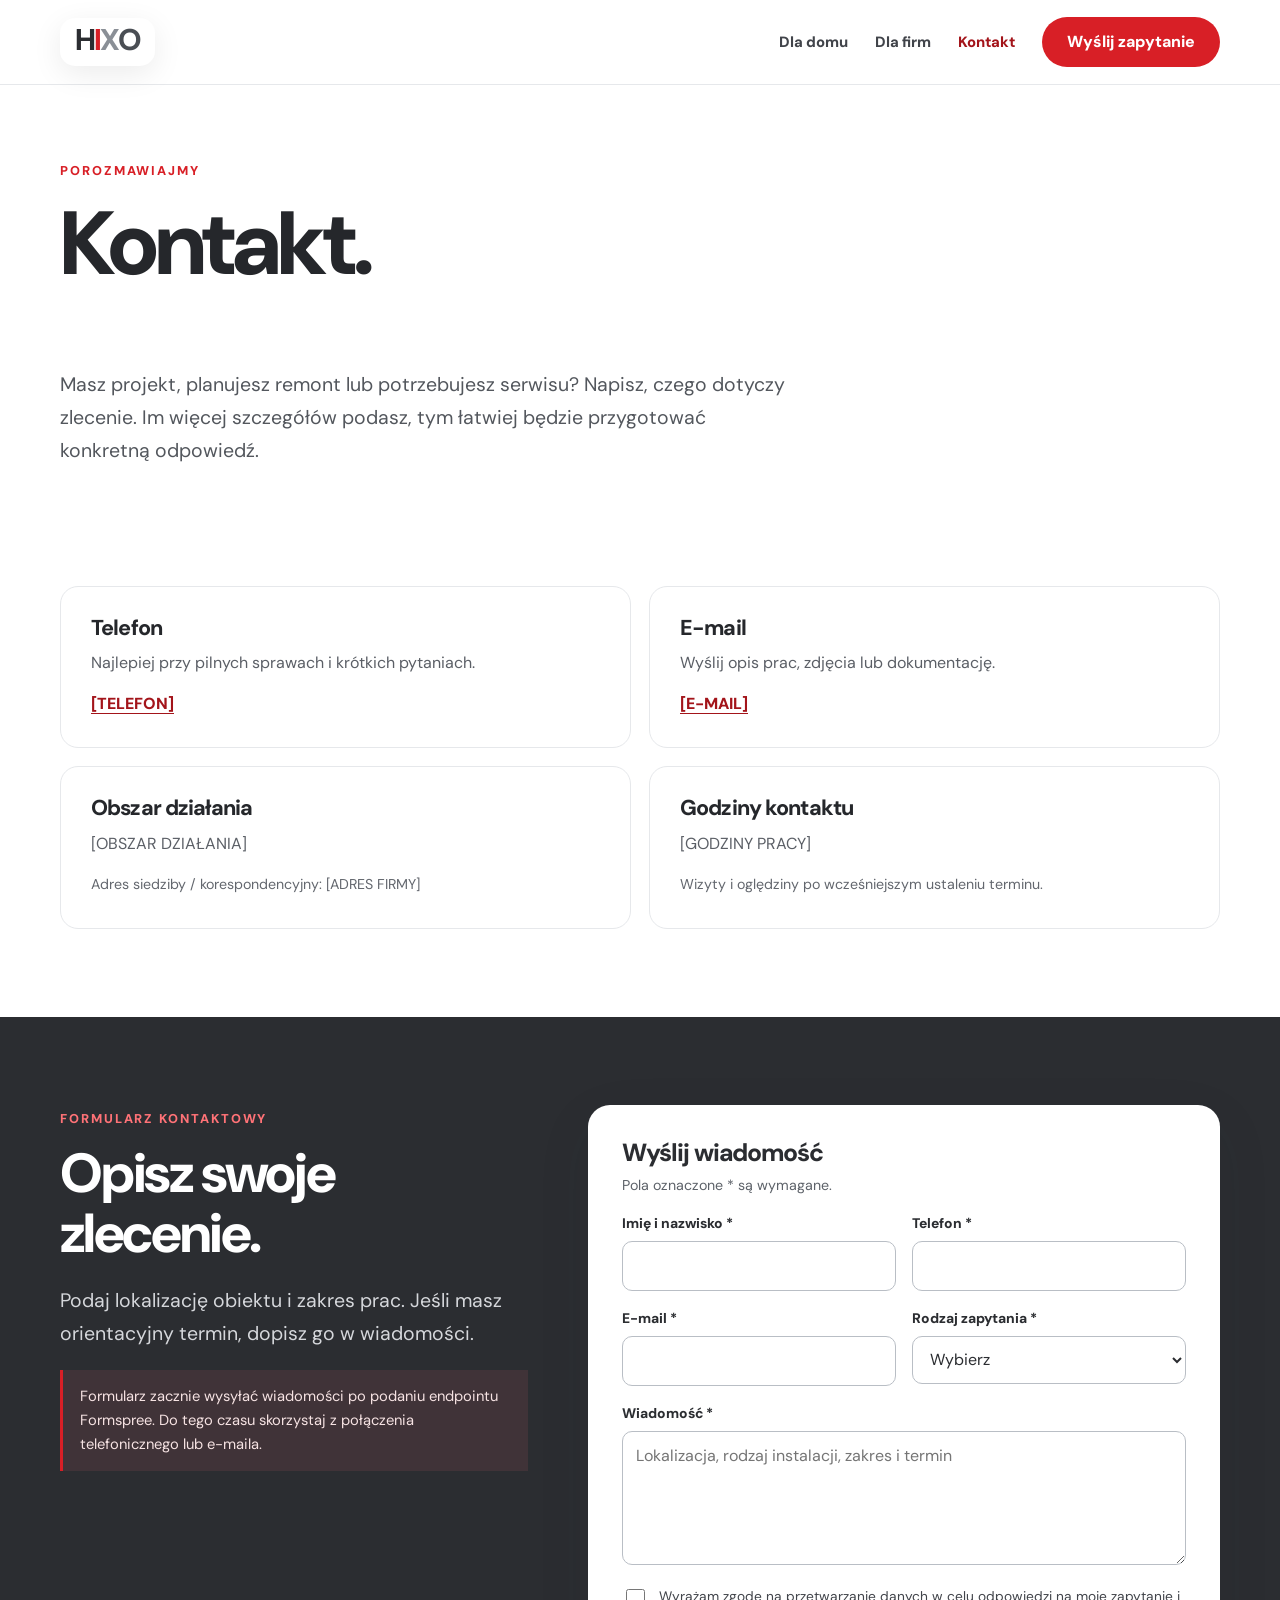
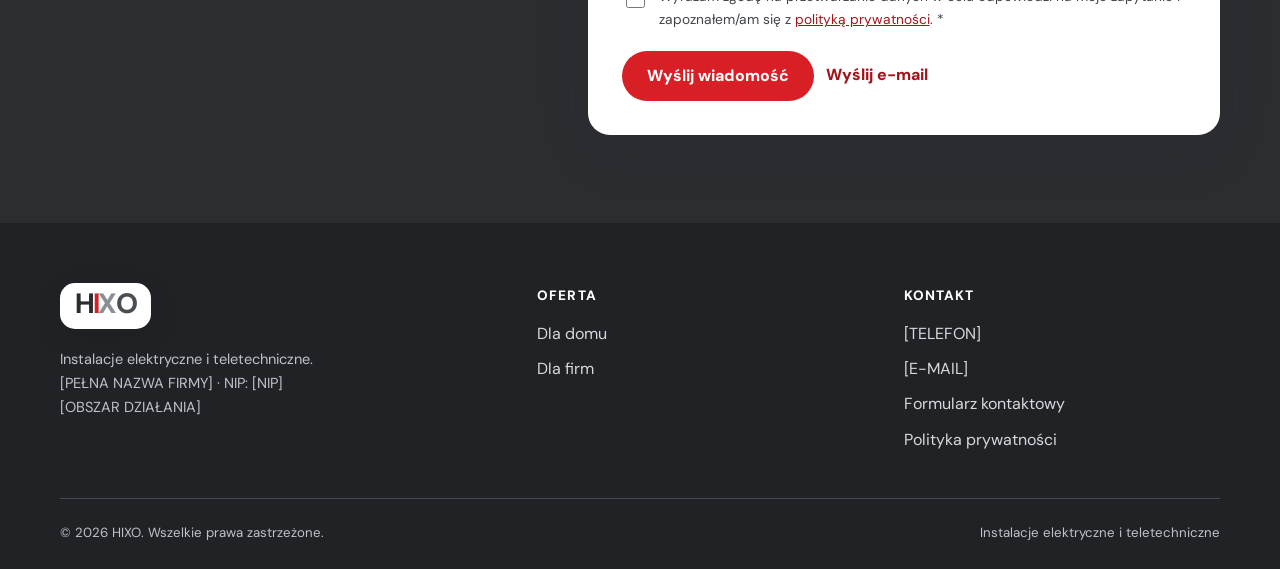
<file: kontakt.html>
<!doctype html>
<html lang="pl">
<head>
  <meta charset="utf-8"><meta name="viewport" content="width=device-width, initial-scale=1"><meta name="theme-color" content="#2B2D31">
  <title>Kontakt i wycena instalacji elektrycznych | hixo.pl</title>
  <meta name="description" content="Skontaktuj się z hixo.pl w sprawie instalacji elektrycznych, sieci LAN, monitoringu, pomiarów i serwisu. Telefon, e-mail i formularz zapytania.">
  <link rel="canonical" href="https://hixo.pl/kontakt.html">
  <meta property="og:type" content="website"><meta property="og:locale" content="pl_PL"><meta property="og:site_name" content="hixo.pl"><meta property="og:title" content="Kontakt | hixo.pl"><meta property="og:description" content="Zapytaj o instalacje dla domu lub firmy."><meta property="og:url" content="https://hixo.pl/kontakt.html"><meta property="og:image" content="https://hixo.pl/img/og-hixo.jpg">
  <link rel="preconnect" href="https://fonts.googleapis.com"><link rel="preconnect" href="https://fonts.gstatic.com" crossorigin><link href="https://fonts.googleapis.com/css2?family=DM+Sans:wght@400;700;800&display=swap" rel="stylesheet"><link rel="stylesheet" href="style.css"><script src="script.js" defer></script>
  <script type="application/ld+json">{"@context":"https://schema.org","@type":["Electrician","LocalBusiness"],"@id":"https://hixo.pl/#firma","name":"hixo.pl","url":"https://hixo.pl/","description":"Kontakt w sprawie instalacji elektrycznych i teletechnicznych."}</script>
</head>
<body>
  <a class="skip-link" href="#main">Przejdź do treści</a>
  <header class="site-header"><div class="container nav-wrap"><a href="index.html" aria-label="HIXO — strona główna" class="brand"><span class="brand__h">H</span><span class="brand__i">I</span><span class="brand__x">X</span><span class="brand__o">O</span></a><button class="nav-toggle" type="button" data-nav-toggle aria-controls="main-nav" aria-expanded="false" aria-label="Otwórz lub zamknij menu"><span></span><span></span><span></span></button><nav class="nav-links" id="main-nav" data-nav-links aria-label="Nawigacja główna"><a href="klient-indywidualny.html">Dla domu</a><a href="klient-biznesowy.html">Dla firm</a><a href="kontakt.html" aria-current="page">Kontakt</a><a class="button" href="#formularz">Wyślij zapytanie</a></nav></div></header>
  <main id="main">
    <section class="page-intro"><div class="container"><p class="eyebrow">Porozmawiajmy</p><h1>Kontakt.</h1><p class="lead">Masz projekt, planujesz remont lub potrzebujesz serwisu? Napisz, czego dotyczy zlecenie. Im więcej szczegółów podasz, tym łatwiej będzie przygotować konkretną odpowiedź.</p></div></section>
    <section class="section"><div class="container"><div class="contact-direct">
      <article class="contact-box"><h3>Telefon</h3><p>Najlepiej przy pilnych sprawach i krótkich pytaniach.</p><a href="tel:[TELEFON]">[TELEFON]</a></article>
      <article class="contact-box"><h3>E-mail</h3><p>Wyślij opis prac, zdjęcia lub dokumentację.</p><a href="mailto:[E-MAIL]">[E-MAIL]</a></article>
      <article class="contact-box"><h3>Obszar działania</h3><p>[OBSZAR DZIAŁANIA]</p><span class="muted small">Adres siedziby / korespondencyjny: [ADRES FIRMY]</span></article>
      <article class="contact-box"><h3>Godziny kontaktu</h3><p>[GODZINY PRACY]</p><span class="muted small">Wizyty i oględziny po wcześniejszym ustaleniu terminu.</span></article>
    </div></div></section>
    <section class="section section--dark" id="formularz"><div class="container contact-layout"><div class="reveal"><p class="eyebrow">Formularz kontaktowy</p><h2>Opisz swoje zlecenie.</h2><p class="lead">Podaj lokalizację obiektu i zakres prac. Jeśli masz orientacyjny termin, dopisz go w wiadomości.</p><p class="note">Formularz zacznie wysyłać wiadomości po podaniu endpointu Formspree. Do tego czasu skorzystaj z połączenia telefonicznego lub e-maila.</p></div>
      <div class="form-card reveal"><h3>Wyślij wiadomość</h3><p class="small">Pola oznaczone * są wymagane.</p>
        <!-- FORMSPREE: zamień TWOJ_ENDPOINT w action na identyfikator z https://formspree.io (np. xabcdefg). -->
        <form action="https://formspree.io/f/TWOJ_ENDPOINT" method="POST" data-contact-form><input type="hidden" name="_subject" value="hixo.pl — wiadomość ze strony kontakt"><div class="form-honeypot" aria-hidden="true"><label>Nie wypełniaj<input name="_gotcha" tabindex="-1" autocomplete="off"></label></div>
          <div class="form-grid"><div class="field"><label for="contact-name">Imię i nazwisko *</label><input id="contact-name" name="imie_nazwisko" autocomplete="name" required maxlength="140"></div><div class="field"><label for="contact-phone">Telefon *</label><input id="contact-phone" name="telefon" type="tel" autocomplete="tel" required maxlength="30"></div><div class="field"><label for="contact-email">E-mail *</label><input id="contact-email" name="email" type="email" autocomplete="email" required></div><div class="field"><label for="contact-type">Rodzaj zapytania *</label><select id="contact-type" name="rodzaj" required><option value="">Wybierz</option><option>Klient indywidualny</option><option>Klient biznesowy</option><option>Pomiary / serwis</option><option>Inne</option></select></div><div class="field field--full"><label for="contact-message">Wiadomość *</label><textarea id="contact-message" name="wiadomosc" placeholder="Lokalizacja, rodzaj instalacji, zakres i termin" required maxlength="4000"></textarea></div></div>
          <label class="check-field"><input type="checkbox" name="zgoda_na_kontakt" value="tak" required><span>Wyrażam zgodę na przetwarzanie danych w celu odpowiedzi na moje zapytanie i zapoznałem/am się z <a href="polityka-prywatnosci.html">polityką prywatności</a>. *</span></label><div class="form-actions"><button class="button" type="submit">Wyślij wiadomość</button><a class="inline-link" href="mailto:[E-MAIL]">Wyślij e-mail</a></div><p class="form-status" data-form-status aria-live="polite"></p>
        </form>
      </div>
    </div></section>
  </main>
  <footer class="site-footer"><div class="container"><div class="footer-grid"><div><a href="index.html" aria-label="HIXO — strona główna" class="brand brand--footer"><span class="brand__h">H</span><span class="brand__i">I</span><span class="brand__x">X</span><span class="brand__o">O</span></a><p>Instalacje elektryczne i teletechniczne.<br>[PEŁNA NAZWA FIRMY] · NIP: [NIP]<br>[OBSZAR DZIAŁANIA]</p></div><div><h3>Oferta</h3><ul><li><a href="klient-indywidualny.html">Dla domu</a></li><li><a href="klient-biznesowy.html">Dla firm</a></li></ul></div><div><h3>Kontakt</h3><ul><li>[TELEFON]</li><li>[E-MAIL]</li><li><a href="kontakt.html">Formularz kontaktowy</a></li><li><a href="polityka-prywatnosci.html">Polityka prywatności</a></li></ul></div></div><div class="footer-bottom"><span>© 2026 HIXO. Wszelkie prawa zastrzeżone.</span><span>Instalacje elektryczne i teletechniczne</span></div></div></footer>
</body>
</html>
</file>
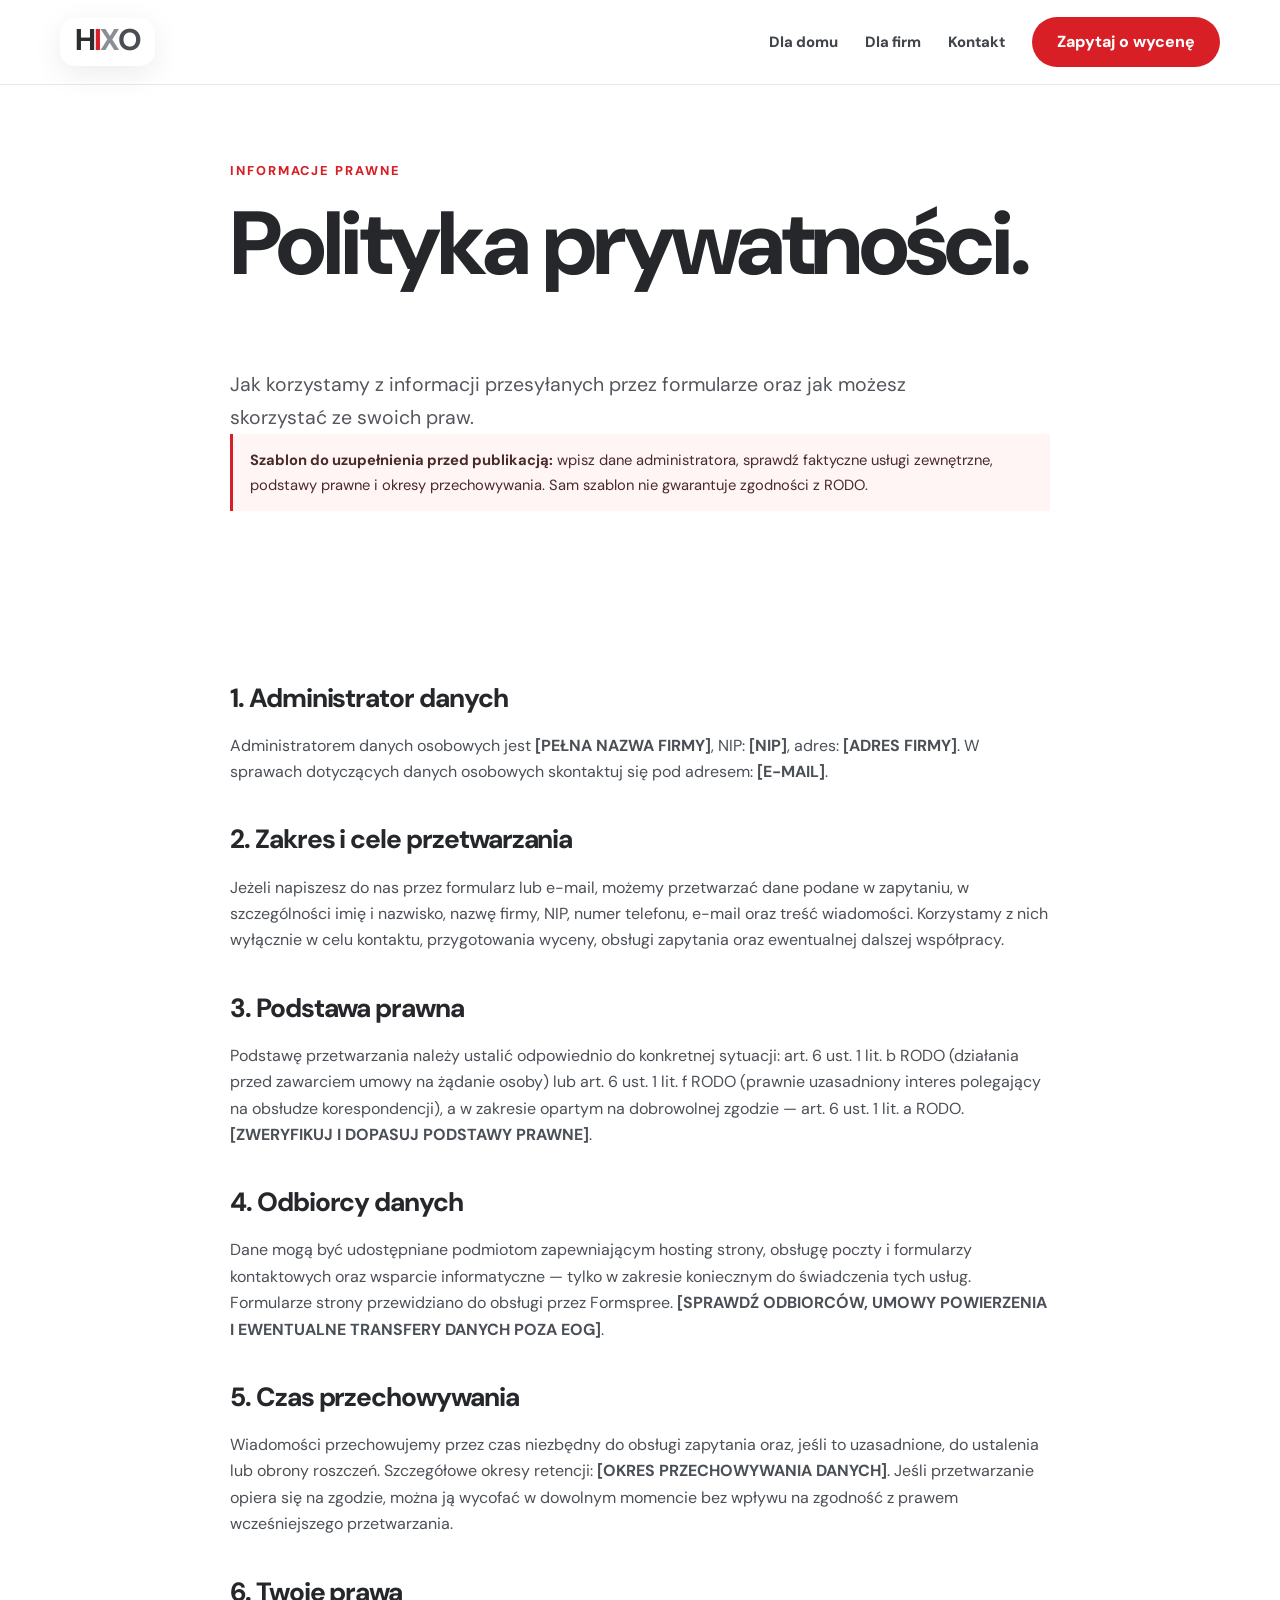
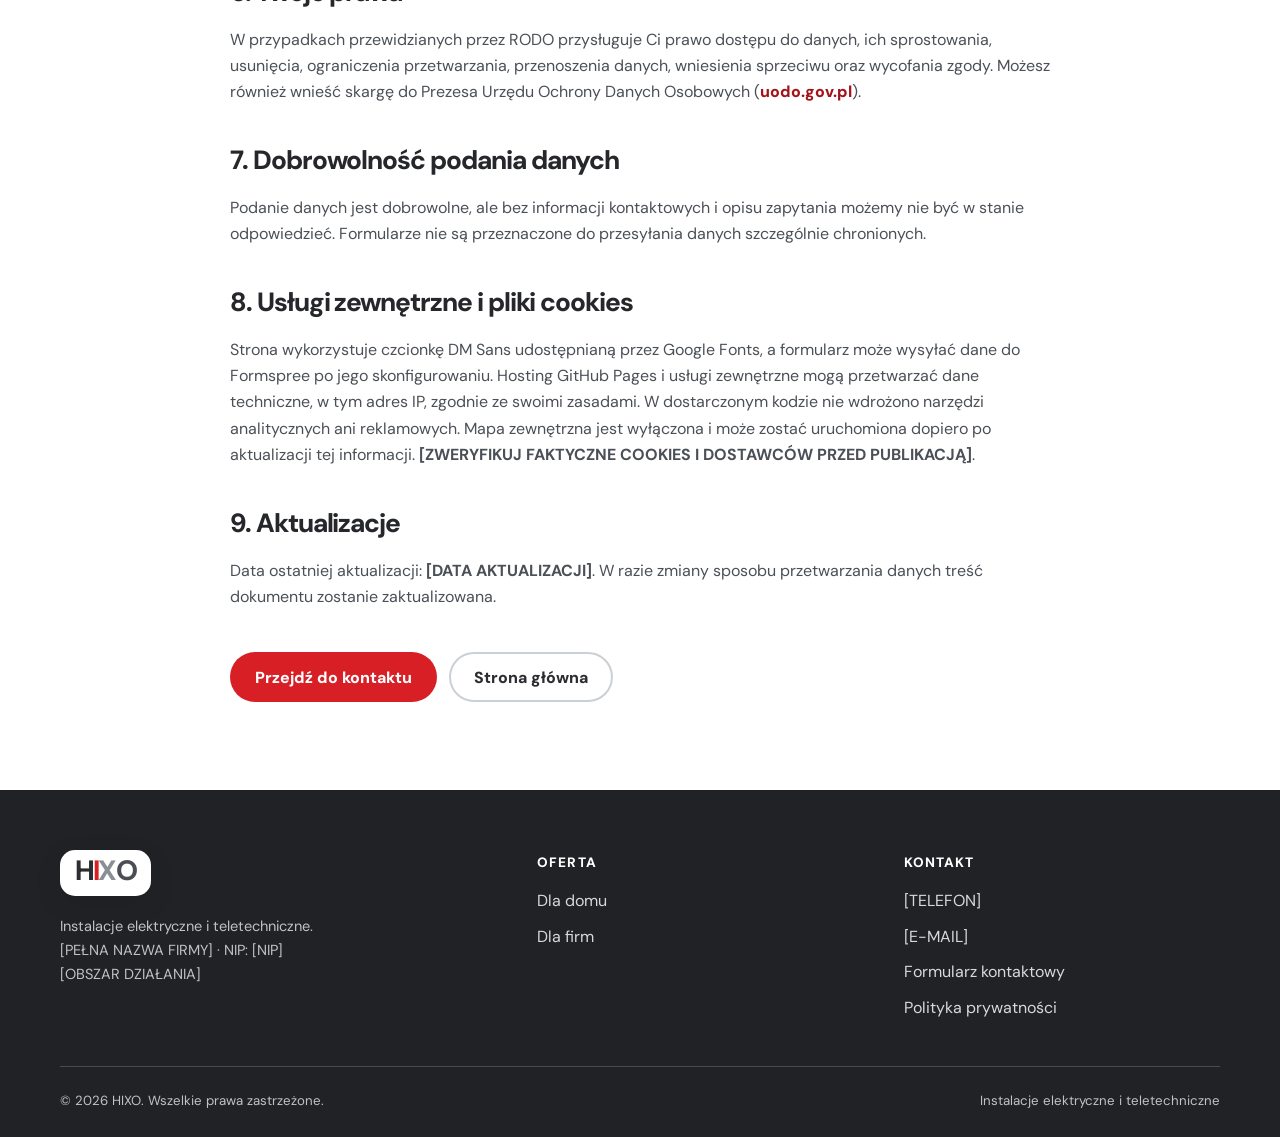
<file: polityka-prywatnosci.html>
<!doctype html>
<html lang="pl">
<head>
  <meta charset="utf-8"><meta name="viewport" content="width=device-width, initial-scale=1"><meta name="theme-color" content="#2B2D31">
  <title>Polityka prywatności i ochrona danych | hixo.pl</title>
  <meta name="description" content="Informacje o przetwarzaniu danych osobowych w formularzach kontaktowych hixo.pl, prawach użytkowników oraz sposobach kontaktu z administratorem.">
  <link rel="canonical" href="https://hixo.pl/polityka-prywatnosci.html">
  <meta property="og:type" content="website"><meta property="og:locale" content="pl_PL"><meta property="og:site_name" content="hixo.pl"><meta property="og:title" content="Polityka prywatności | hixo.pl"><meta property="og:description" content="Informacje o ochronie danych przesyłanych do hixo.pl."><meta property="og:url" content="https://hixo.pl/polityka-prywatnosci.html"><meta property="og:image" content="https://hixo.pl/img/og-hixo.jpg">
  <link rel="preconnect" href="https://fonts.googleapis.com"><link rel="preconnect" href="https://fonts.gstatic.com" crossorigin><link href="https://fonts.googleapis.com/css2?family=DM+Sans:wght@400;700;800&display=swap" rel="stylesheet"><link rel="stylesheet" href="style.css"><script src="script.js" defer></script>
  <script type="application/ld+json">{"@context":"https://schema.org","@type":["Electrician","LocalBusiness"],"@id":"https://hixo.pl/#firma","name":"hixo.pl","url":"https://hixo.pl/"}</script>
</head>
<body>
  <a class="skip-link" href="#main">Przejdź do treści</a>
  <header class="site-header"><div class="container nav-wrap"><a href="index.html" aria-label="HIXO — strona główna" class="brand"><span class="brand__h">H</span><span class="brand__i">I</span><span class="brand__x">X</span><span class="brand__o">O</span></a><button class="nav-toggle" type="button" data-nav-toggle aria-controls="main-nav" aria-expanded="false" aria-label="Otwórz lub zamknij menu"><span></span><span></span><span></span></button><nav class="nav-links" id="main-nav" data-nav-links aria-label="Nawigacja główna"><a href="klient-indywidualny.html">Dla domu</a><a href="klient-biznesowy.html">Dla firm</a><a href="kontakt.html">Kontakt</a><a class="button" href="kontakt.html">Zapytaj o wycenę</a></nav></div></header>
  <main id="main"><section class="page-intro"><div class="container narrow"><p class="eyebrow">Informacje prawne</p><h1>Polityka prywatności.</h1><p class="lead">Jak korzystamy z informacji przesyłanych przez formularze oraz jak możesz skorzystać ze swoich praw.</p><p class="note"><strong>Szablon do uzupełnienia przed publikacją:</strong> wpisz dane administratora, sprawdź faktyczne usługi zewnętrzne, podstawy prawne i okresy przechowywania. Sam szablon nie gwarantuje zgodności z RODO.</p></div></section>
    <section class="section legal"><div class="container narrow">
      <h2>1. Administrator danych</h2>
      <p>Administratorem danych osobowych jest <strong>[PEŁNA NAZWA FIRMY]</strong>, NIP: <strong>[NIP]</strong>, adres: <strong>[ADRES FIRMY]</strong>. W sprawach dotyczących danych osobowych skontaktuj się pod adresem: <strong>[E-MAIL]</strong>.</p>
      <h2>2. Zakres i cele przetwarzania</h2>
      <p>Jeżeli napiszesz do nas przez formularz lub e-mail, możemy przetwarzać dane podane w zapytaniu, w szczególności imię i nazwisko, nazwę firmy, NIP, numer telefonu, e-mail oraz treść wiadomości. Korzystamy z nich wyłącznie w celu kontaktu, przygotowania wyceny, obsługi zapytania oraz ewentualnej dalszej współpracy.</p>
      <h2>3. Podstawa prawna</h2>
      <p>Podstawę przetwarzania należy ustalić odpowiednio do konkretnej sytuacji: art. 6 ust. 1 lit. b RODO (działania przed zawarciem umowy na żądanie osoby) lub art. 6 ust. 1 lit. f RODO (prawnie uzasadniony interes polegający na obsłudze korespondencji), a w zakresie opartym na dobrowolnej zgodzie — art. 6 ust. 1 lit. a RODO. <strong>[ZWERYFIKUJ I DOPASUJ PODSTAWY PRAWNE]</strong>.</p>
      <h2>4. Odbiorcy danych</h2>
      <p>Dane mogą być udostępniane podmiotom zapewniającym hosting strony, obsługę poczty i formularzy kontaktowych oraz wsparcie informatyczne — tylko w zakresie koniecznym do świadczenia tych usług. Formularze strony przewidziano do obsługi przez Formspree. <strong>[SPRAWDŹ ODBIORCÓW, UMOWY POWIERZENIA I EWENTUALNE TRANSFERY DANYCH POZA EOG]</strong>.</p>
      <h2>5. Czas przechowywania</h2>
      <p>Wiadomości przechowujemy przez czas niezbędny do obsługi zapytania oraz, jeśli to uzasadnione, do ustalenia lub obrony roszczeń. Szczegółowe okresy retencji: <strong>[OKRES PRZECHOWYWANIA DANYCH]</strong>. Jeśli przetwarzanie opiera się na zgodzie, można ją wycofać w dowolnym momencie bez wpływu na zgodność z prawem wcześniejszego przetwarzania.</p>
      <h2>6. Twoje prawa</h2>
      <p>W przypadkach przewidzianych przez RODO przysługuje Ci prawo dostępu do danych, ich sprostowania, usunięcia, ograniczenia przetwarzania, przenoszenia danych, wniesienia sprzeciwu oraz wycofania zgody. Możesz również wnieść skargę do Prezesa Urzędu Ochrony Danych Osobowych (<a class="inline-link" href="https://uodo.gov.pl/" rel="noopener noreferrer">uodo.gov.pl</a>).</p>
      <h2>7. Dobrowolność podania danych</h2>
      <p>Podanie danych jest dobrowolne, ale bez informacji kontaktowych i opisu zapytania możemy nie być w stanie odpowiedzieć. Formularze nie są przeznaczone do przesyłania danych szczególnie chronionych.</p>
      <h2>8. Usługi zewnętrzne i pliki cookies</h2>
      <p>Strona wykorzystuje czcionkę DM Sans udostępnianą przez Google Fonts, a formularz może wysyłać dane do Formspree po jego skonfigurowaniu. Hosting GitHub Pages i usługi zewnętrzne mogą przetwarzać dane techniczne, w tym adres IP, zgodnie ze swoimi zasadami. W dostarczonym kodzie nie wdrożono narzędzi analitycznych ani reklamowych. Mapa zewnętrzna jest wyłączona i może zostać uruchomiona dopiero po aktualizacji tej informacji. <strong>[ZWERYFIKUJ FAKTYCZNE COOKIES I DOSTAWCÓW PRZED PUBLIKACJĄ]</strong>.</p>
      <h2>9. Aktualizacje</h2>
      <p>Data ostatniej aktualizacji: <strong>[DATA AKTUALIZACJI]</strong>. W razie zmiany sposobu przetwarzania danych treść dokumentu zostanie zaktualizowana.</p>
      <div class="button-row" style="margin-top:42px"><a class="button" href="kontakt.html">Przejdź do kontaktu</a><a class="button button--ghost" href="index.html">Strona główna</a></div>
    </div></section>
  </main>
  <footer class="site-footer"><div class="container"><div class="footer-grid"><div><a href="index.html" aria-label="HIXO — strona główna" class="brand brand--footer"><span class="brand__h">H</span><span class="brand__i">I</span><span class="brand__x">X</span><span class="brand__o">O</span></a><p>Instalacje elektryczne i teletechniczne.<br>[PEŁNA NAZWA FIRMY] · NIP: [NIP]<br>[OBSZAR DZIAŁANIA]</p></div><div><h3>Oferta</h3><ul><li><a href="klient-indywidualny.html">Dla domu</a></li><li><a href="klient-biznesowy.html">Dla firm</a></li></ul></div><div><h3>Kontakt</h3><ul><li>[TELEFON]</li><li>[E-MAIL]</li><li><a href="kontakt.html">Formularz kontaktowy</a></li><li><a href="polityka-prywatnosci.html">Polityka prywatności</a></li></ul></div></div><div class="footer-bottom"><span>© 2026 HIXO. Wszelkie prawa zastrzeżone.</span><span>Instalacje elektryczne i teletechniczne</span></div></div></footer>
</body>
</html>
</file>
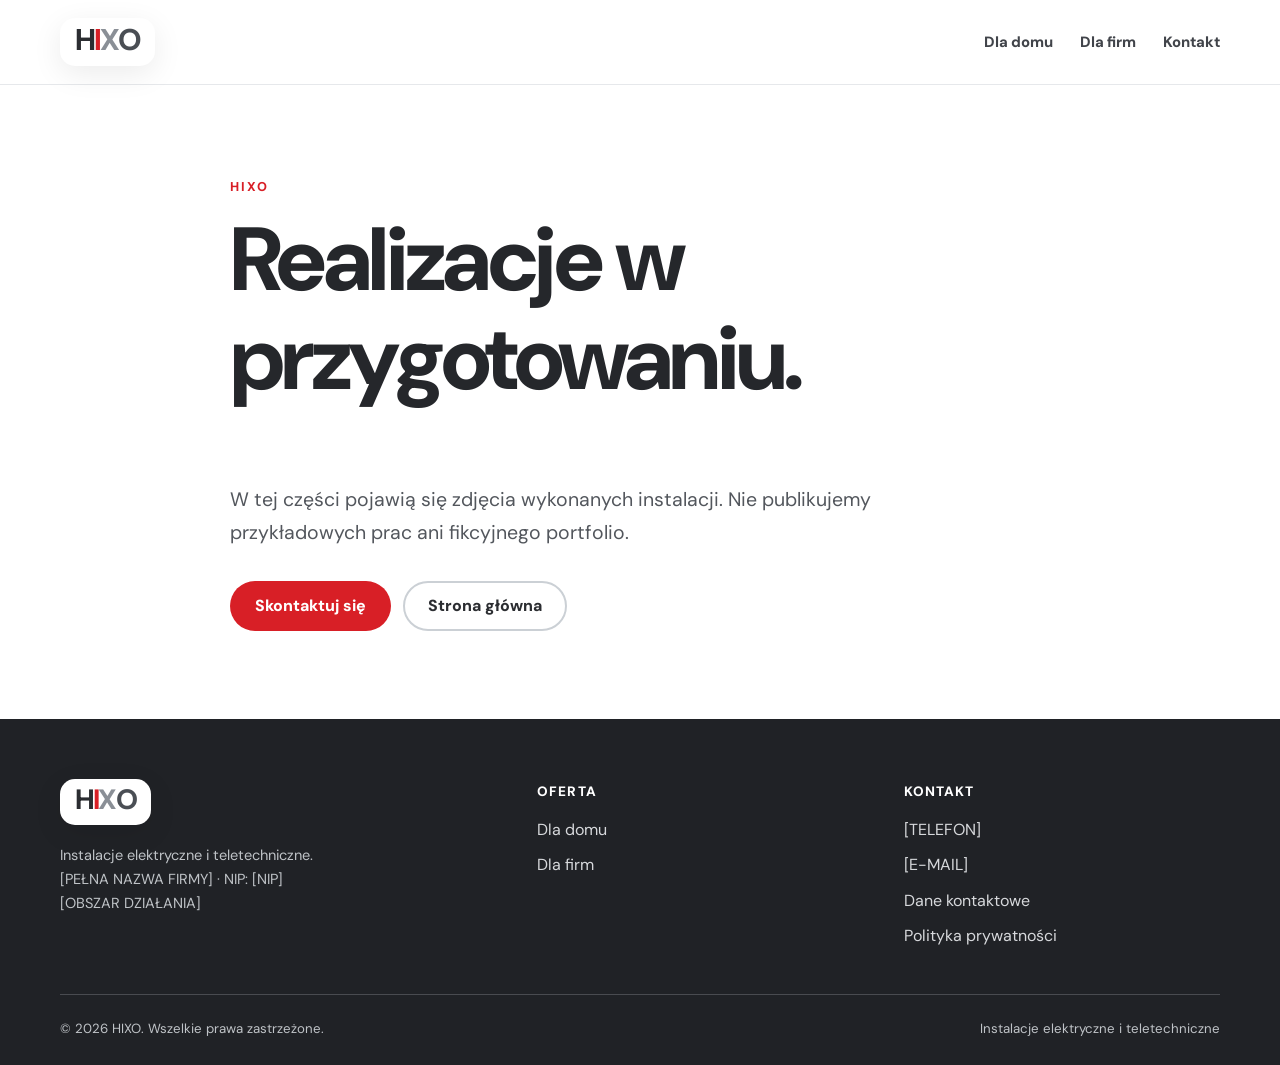
<file: realizacje.html>
<!doctype html>
<html lang="pl">
<head>
  <meta charset="utf-8"><meta name="viewport" content="width=device-width, initial-scale=1"><meta name="theme-color" content="#2B2D31">
  <title>Realizacje — HIXO</title>
  <meta name="description" content="Realizacje HIXO — instalacje elektryczne i teletechniczne. Portfolio w przygotowaniu.">
  <meta name="robots" content="noindex,follow">
  <link rel="canonical" href="https://hixo.pl/realizacje.html">
  <meta property="og:type" content="website"><meta property="og:locale" content="pl_PL"><meta property="og:site_name" content="HIXO"><meta property="og:title" content="Realizacje | HIXO"><meta property="og:description" content="Portfolio instalacji HIXO w przygotowaniu."><meta property="og:url" content="https://hixo.pl/realizacje.html"><meta property="og:image" content="https://hixo.pl/img/og-hixo.jpg">
  <link rel="preconnect" href="https://fonts.googleapis.com"><link rel="preconnect" href="https://fonts.gstatic.com" crossorigin><link href="https://fonts.googleapis.com/css2?family=DM+Sans:wght@400;700;800&display=swap" rel="stylesheet"><link rel="stylesheet" href="style.css"><script src="script.js" defer></script>
  <script type="application/ld+json">{"@context":"https://schema.org","@type":["Electrician","LocalBusiness"],"@id":"https://hixo.pl/#firma","name":"HIXO","url":"https://hixo.pl/"}</script>
</head>
<body>
  <a class="skip-link" href="#main">Przejdź do treści</a>
  <header class="site-header"><div class="container nav-wrap"><a class="brand" href="index.html" aria-label="HIXO — strona główna"><span class="brand__h">H</span><span class="brand__i">I</span><span class="brand__x">X</span><span class="brand__o">O</span></a><button class="nav-toggle" type="button" data-nav-toggle aria-controls="main-nav" aria-expanded="false" aria-label="Otwórz lub zamknij menu"><span></span><span></span><span></span></button><nav class="nav-links" id="main-nav" data-nav-links aria-label="Nawigacja główna"><a href="klient-indywidualny.html">Dla domu</a><a href="klient-biznesowy.html">Dla firm</a><a href="kontakt.html">Kontakt</a></nav></div></header>
  <main id="main"><section class="section"><div class="container narrow"><p class="eyebrow">HIXO</p><h1>Realizacje w przygotowaniu.</h1><p class="lead">W tej części pojawią się zdjęcia wykonanych instalacji. Nie publikujemy przykładowych prac ani fikcyjnego portfolio.</p><div class="button-row" style="margin-top:32px"><a class="button" href="kontakt.html">Skontaktuj się</a><a class="button button--ghost" href="index.html">Strona główna</a></div></div></section></main>
  <footer class="site-footer"><div class="container"><div class="footer-grid"><div><a class="brand brand--footer" href="index.html" aria-label="HIXO — strona główna"><span class="brand__h">H</span><span class="brand__i">I</span><span class="brand__x">X</span><span class="brand__o">O</span></a><p>Instalacje elektryczne i teletechniczne.<br>[PEŁNA NAZWA FIRMY] · NIP: [NIP]<br>[OBSZAR DZIAŁANIA]</p></div><div><h3>Oferta</h3><ul><li><a href="klient-indywidualny.html">Dla domu</a></li><li><a href="klient-biznesowy.html">Dla firm</a></li></ul></div><div><h3>Kontakt</h3><ul><li>[TELEFON]</li><li>[E-MAIL]</li><li><a href="kontakt.html">Dane kontaktowe</a></li><li><a href="polityka-prywatnosci.html">Polityka prywatności</a></li></ul></div></div><div class="footer-bottom"><span>© 2026 HIXO. Wszelkie prawa zastrzeżone.</span><span>Instalacje elektryczne i teletechniczne</span></div></div></footer>
</body>
</html>
</file>
<file: style.css>
/* hixo.pl — wspólny arkusz stylów. Bez frameworków i procesu budowania. */
:root{--red:#D81F26;--red-dark:#A3141A;--graphite:#2B2D31;--ink:#25272b;--gray:#8A8F96;--line:#E6E8EB;--white:#FFFFFF;--cloud:#F5F6F7;--radius:22px;--shadow:0 18px 55px rgba(43,45,49,.08);--content:1160px}
*,*::before,*::after{box-sizing:border-box}
html{scroll-behavior:smooth;scroll-padding-top:92px}
body{margin:0;background:var(--white);color:var(--ink);font-family:'DM Sans',Arial,sans-serif;font-size:16px;line-height:1.65;-webkit-font-smoothing:antialiased}
img{display:block;max-width:100%}
a{color:inherit;text-decoration:none}
button,input,textarea,select{font:inherit}
button{cursor:pointer}
:focus-visible{outline:3px solid var(--red);outline-offset:5px}
.skip-link{position:absolute;z-index:1000;top:-70px;left:16px;background:var(--white);color:var(--graphite);padding:10px 16px;border-radius:10px;font-weight:700}
.skip-link:focus{top:12px}
.sr-only{position:absolute!important;width:1px;height:1px;padding:0;margin:-1px;overflow:hidden;clip:rect(0,0,0,0);white-space:nowrap;border:0}
.container{width:min(var(--content),calc(100% - 40px));margin-inline:auto}
.narrow{max-width:820px}
.section{padding:88px 0}
.section--soft{background:var(--cloud)}
.section--dark{background:var(--graphite);color:var(--white)}
.eyebrow{display:inline-block;margin:0 0 14px;color:var(--red);font-size:.8rem;font-weight:800;letter-spacing:.15em;text-transform:uppercase}
.section--dark .eyebrow,.hero .eyebrow{color:#FF7277}
h1,h2,h3,p{margin-top:0}
h1,h2,h3{line-height:1.1;letter-spacing:-.04em}
h1{font-size:clamp(2.8rem,7vw,5.65rem);font-weight:800}
h2{font-size:clamp(2rem,4.3vw,3.55rem);font-weight:800;margin-bottom:20px}
h3{font-size:1.35rem;font-weight:800;margin-bottom:12px}
.lead{font-size:clamp(1.06rem,1.6vw,1.22rem);line-height:1.7;max-width:730px;color:#53575d}
.section--dark .lead{color:#d5d7db}
.section-head{display:flex;justify-content:space-between;align-items:end;gap:30px;margin-bottom:36px}
.section-head>div{max-width:730px}
.section-head p:last-child{margin-bottom:0}
.muted{color:#63676e}
.small{font-size:.89rem}
.note{padding:14px 17px;border-left:3px solid var(--red);background:#fff5f5;color:#4a292a;font-size:.92rem}
.section--dark .note{background:#403338;color:#f6e3e3}
.button{display:inline-flex;align-items:center;justify-content:center;gap:10px;min-height:50px;padding:12px 23px;border:2px solid transparent;border-radius:999px;background:var(--red);color:var(--white);font-weight:800;line-height:1.2;white-space:nowrap;transition:background .2s ease,transform .2s ease,border-color .2s ease}
.button:hover{background:var(--red-dark);transform:translateY(-2px)}
.button--outline{border-color:var(--white);background:transparent;color:var(--white)}
.button--outline:hover{background:var(--white);color:var(--graphite)}
.button--ghost{border-color:#cbd0d5;background:transparent;color:var(--graphite)}
.button--ghost:hover{background:var(--graphite);color:var(--white);border-color:var(--graphite)}
.button--light{background:var(--white);color:var(--graphite)}
.button--light:hover{background:var(--line)}
.button svg,.inline-link svg,.contact-item svg{width:18px;height:18px;fill:none;stroke:currentColor;stroke-width:1.9;stroke-linecap:round;stroke-linejoin:round;flex:none}
.button-row{display:flex;flex-wrap:wrap;gap:12px}
.inline-link{display:inline-flex;align-items:center;gap:8px;color:var(--red-dark);font-weight:800;text-underline-offset:4px}
.inline-link:hover{text-decoration:underline}

/* Słowny znak firmowy — wspólny dla wszystkich miejsc. */
.brand{display:inline-flex;align-items:center;justify-content:center;gap:0;padding:7px 15px 11px;border-radius:15px;background:#fff;box-shadow:0 8px 30px rgba(0,0,0,.08);font-size:30px;font-weight:800;line-height:1;letter-spacing:-.065em;white-space:nowrap}
.brand__h,.brand__dot{color:#2B2D31}.brand__i{color:#D81F26}.brand__x{color:#8A8F96}.brand__o{color:#4A4E54}.brand__p{color:#E8484E}.brand__l{color:#A3141A}
.brand--large{font-size:48px;padding:10px 21px 17px;border-radius:18px}
.brand--footer{font-size:28px}

/* Nagłówek podstron. */
.site-header{position:sticky;top:0;z-index:80;background:rgba(255,255,255,.97);border-bottom:1px solid var(--line);backdrop-filter:blur(12px)}
.nav-wrap{display:flex;align-items:center;justify-content:space-between;gap:22px;min-height:84px}
.nav-links{display:flex;align-items:center;gap:27px}
.nav-links a:not(.button){font-size:.93rem;font-weight:800;color:#41444a;transition:color .2s}
.nav-links a:not(.button):hover,.nav-links a[aria-current=page]{color:var(--red-dark)}
.nav-toggle{display:none;align-items:center;justify-content:center;flex-direction:column;gap:5px;width:46px;height:46px;border:1px solid #cdd1d7;border-radius:12px;background:#fff;color:var(--graphite)}
.nav-toggle span{width:21px;height:2px;background:currentColor}

/* Strona wyboru. Zdjęcia: img/indywidualny.jpg i img/biznes.jpg. */
.choice-page{background:var(--graphite)}
.chooser{position:relative;min-height:100svh;isolation:isolate;overflow:hidden;background:var(--graphite)}
.choice-panel{position:absolute;inset:0;width:100%;display:flex;align-items:center;color:#fff;overflow:hidden;isolation:isolate;transition:filter .25s}
.choice-panel--home{clip-path:polygon(0 0,61% 0,39% 100%,0 100%)}
.choice-panel--business{clip-path:polygon(61% 0,100% 0,100% 100%,39% 100%)}
.choice-panel__image{position:absolute;inset:-14px;width:calc(100% + 28px);height:calc(100% + 28px);object-fit:cover;filter:grayscale(1) blur(6px);transform:scale(1.03);z-index:-2;transition:filter .55s,transform .65s}
.choice-panel__shade{position:absolute;inset:0;z-index:-1;background:rgba(20,21,23,.65);transition:background .45s ease}
.choice-panel:hover .choice-panel__image,.choice-panel:focus-visible .choice-panel__image{filter:grayscale(1) blur(12px);transform:scale(1.10)}
.choice-panel:hover .choice-panel__shade,.choice-panel:focus-visible .choice-panel__shade{background:rgba(20,21,23,.77)}
.choice-panel--business .choice-panel__shade{background:rgba(20,21,23,.67)}
.choice-panel .eyebrow{color:#FF7277}
.choice-panel__content{width:min(44%,610px);margin-left:clamp(24px,6.3vw,110px);padding-top:35px;transition:transform .45s ease}
.choice-panel:hover .choice-panel__content,.choice-panel:focus-visible .choice-panel__content{transform:translateY(-8px)}
.choice-panel:focus-visible .choice-panel__content{outline:3px solid var(--white);outline-offset:10px;border-radius:6px}
.choice-panel--business .choice-panel__content{margin-left:auto;margin-right:clamp(24px,6.3vw,110px);text-align:right}
.choice-panel .choice-title{font-size:clamp(2.45rem,4.8vw,5.4rem);margin-bottom:18px;max-width:620px;font-weight:800;line-height:1.1;letter-spacing:-.04em}
.choice-panel p:not(.eyebrow){font-size:clamp(1rem,1.35vw,1.18rem);max-width:450px;margin-bottom:0;color:#f3f4f5}
.choice-panel--business p:not(.eyebrow){margin-left:auto}
.chooser::after{content:"";position:absolute;inset:0;z-index:3;pointer-events:none;background:var(--red);clip-path:polygon(calc(61% - 2.5px) 0,calc(61% + 2.5px) 0,calc(39% + 2.5px) 100%,calc(39% - 2.5px) 100%)}
.choice-logo{position:absolute;top:24px;left:50%;transform:translateX(-50%);z-index:5}
.choice-contact{position:absolute;bottom:24px;left:50%;z-index:5;transform:translateX(-50%);display:flex;flex-wrap:wrap;align-items:center;justify-content:center;gap:10px 24px;width:calc(100% - 30px);color:#fff;font-size:.82rem;font-weight:700}
.choice-contact a{text-decoration:underline;text-underline-offset:4px}
.choice-contact span{opacity:.92}
.choice-footer{padding:22px 0;background:var(--graphite);border-top:1px solid #484b50;color:#dadddf;text-align:center;font-size:.87rem}
.choice-footer a{text-decoration:underline;text-underline-offset:3px}

/* Bohater podstron. */
.hero{position:relative;overflow:hidden;min-height:550px;display:flex;align-items:center;background:#33363b;color:#fff;isolation:isolate}
.hero__image{position:absolute;inset:-12px;width:calc(100% + 24px);height:calc(100% + 24px);object-fit:cover;filter:grayscale(1) blur(6px);z-index:-2}
.hero::before{content:"";position:absolute;inset:0;background:linear-gradient(90deg,rgba(20,21,23,.9),rgba(20,21,23,.61));z-index:-1}
.hero__inner{padding:94px 0}
.hero h1{max-width:870px;margin-bottom:24px}
.hero .lead{color:#f2f2f3;max-width:690px;margin-bottom:30px}
.hero__rule{height:5px;width:76px;background:var(--red);margin-bottom:25px}
.page-intro{padding:72px 0 30px}
.page-intro .lead{margin-bottom:0}

/* Powtarzalne sekcje. */
.service-grid{display:grid;grid-template-columns:repeat(3,minmax(0,1fr));gap:13px}
.service-card{position:relative;min-height:155px;padding:26px 25px;border:1px solid var(--line);border-radius:18px;background:#fff;display:flex;flex-direction:column;justify-content:space-between;gap:24px;transition:border-color .2s,transform .2s,box-shadow .2s}
.service-card:hover{border-color:#d8b6b8;transform:translateY(-3px);box-shadow:var(--shadow)}
.service-card::before{content:"";display:block;width:35px;height:4px;background:var(--red);border-radius:3px}
.service-card h3{margin:0;font-size:1.17rem}
.steps{counter-reset:step;display:grid;grid-template-columns:repeat(3,minmax(0,1fr));gap:18px;list-style:none;padding:0;margin:0}
.steps li{counter-increment:step;padding:25px;border-top:2px solid var(--line);background:#fff;min-height:185px}
.steps li::before{content:counter(step,decimal-leading-zero);display:block;margin-bottom:19px;font-size:.9rem;font-weight:800;color:var(--red-dark)}
.steps h3{font-size:1.1rem;margin-bottom:8px}.steps p{font-size:.94rem;color:#5c6167;margin-bottom:0}
.gallery-grid{display:grid;grid-template-columns:repeat(3,minmax(0,1fr));gap:18px}
.gallery-card{border:1px solid var(--line);border-radius:18px;overflow:hidden;background:#fff;box-shadow:0 5px 17px rgba(43,45,49,.035)}
.gallery-card__media{position:relative;aspect-ratio:4/3;overflow:hidden;background:#dedfe2}
.gallery-card__media img{width:100%;height:100%;object-fit:cover;transition:transform .4s}
.gallery-card:hover img{transform:scale(1.045)}
.gallery-card__body{padding:22px 23px 24px}.gallery-card__body h3{font-size:1.12rem;margin-bottom:8px}
.gallery-card__body p{font-size:.9rem;color:#60656b;margin-bottom:0}
.gallery-card__tag{position:absolute;top:13px;left:13px;z-index:1;padding:6px 10px;border-radius:100px;background:#fff;color:var(--graphite);font-size:.72rem;font-weight:800;letter-spacing:.02em}
.gallery-card__open{width:100%;height:100%;border:0;padding:0;display:block;background:transparent;text-align:inherit;color:inherit}
.gallery-card__open:hover{background:transparent}
.quotes{display:grid;grid-template-columns:repeat(3,minmax(0,1fr));gap:18px}
.quote-card{padding:30px;border:1px solid var(--line);border-radius:18px;background:#fff}
.quote-card blockquote{margin:18px 0 24px;font-size:1.06rem;line-height:1.65}
.quote-card cite{font-style:normal;font-weight:800;color:var(--graphite)}
.example-label{display:inline-block;padding:5px 9px;background:#f9e4e5;color:#8b0d13;border-radius:6px;font-size:.76rem;font-weight:800}
.faq{display:grid;gap:10px;max-width:870px}
.faq details{border:1px solid var(--line);border-radius:15px;background:#fff;padding:0 22px}
.faq summary{cursor:pointer;list-style:none;padding:21px 30px 21px 0;font-size:1.07rem;font-weight:800;position:relative}
.faq summary::-webkit-details-marker{display:none}
.faq summary::after{content:"+";font-size:1.5rem;position:absolute;right:0;top:15px;color:var(--red-dark)}
.faq details[open] summary::after{content:"−"}
.faq details p{margin:0;padding:0 25px 23px 0;color:#575b61}
.value-grid{display:grid;grid-template-columns:repeat(4,minmax(0,1fr));gap:18px}
.value-card{padding:30px 25px;border:1px solid var(--line);border-radius:18px;background:#fff}
.value-card .number{color:var(--red-dark);font-weight:800;font-size:.85rem;display:block;margin-bottom:24px}
.value-card p{margin:0;color:#61656c;font-size:.93rem}

/* Formularze i kontakt. */
.contact-layout{display:grid;grid-template-columns:.85fr 1.15fr;gap:60px;align-items:start}
.contact-layout h2{margin-bottom:20px}
.contact-items{display:grid;gap:21px;margin-top:30px}
.contact-item{display:flex;align-items:start;gap:14px}
.contact-item svg{margin-top:5px;color:#ff777c}
.contact-item strong{display:block;font-size:.82rem;letter-spacing:.1em;text-transform:uppercase;color:#b6bac1}
.contact-item a,.contact-item span{display:block;color:#fff;overflow-wrap:anywhere}
.contact-item a:hover{text-decoration:underline}
.form-card{padding:34px;background:#fff;border-radius:22px;color:var(--graphite);box-shadow:var(--shadow)}
.form-card h3{font-size:1.55rem;margin-bottom:8px}.form-card>p{color:#5d6269}
.form-grid{display:grid;grid-template-columns:repeat(2,minmax(0,1fr));gap:16px}
.field{display:flex;flex-direction:column;gap:6px;min-width:0}
.field--full{grid-column:1/-1}
.field label{font-weight:800;font-size:.87rem}
.field input,.field select,.field textarea{width:100%;min-height:48px;padding:11px 13px;border:1px solid #b9bec5;border-radius:10px;background:#fff;color:var(--graphite)}
.field textarea{min-height:134px;resize:vertical}
.field input:focus,.field select:focus,.field textarea:focus{outline:3px solid #f0b6b8;outline-offset:1px;border-color:var(--red-dark)}
.check-field{display:flex;align-items:flex-start;gap:11px;margin:20px 0;font-size:.86rem;color:#41444a}
.check-field input{width:19px;height:19px;flex:none;margin-top:4px;accent-color:var(--red)}
.check-field a{text-decoration:underline;color:var(--red-dark)}
.form-actions{display:flex;align-items:center;flex-wrap:wrap;gap:12px}
.form-status{font-size:.9rem;font-weight:700;margin:14px 0 0;color:var(--red-dark)}
.form-status:empty{display:none}
.form-honeypot{position:absolute;left:-9999px;width:1px;height:1px;overflow:hidden}
.contact-direct{display:grid;grid-template-columns:repeat(2,minmax(0,1fr));gap:18px}
.contact-box{padding:30px;border:1px solid var(--line);border-radius:18px}
.contact-box h3{margin-bottom:10px}.contact-box p{color:#5b5f66;margin-bottom:14px}
.contact-box a{color:var(--red-dark);font-weight:800;text-decoration:underline;text-underline-offset:4px;overflow-wrap:anywhere}
.map-placeholder{border:1px solid var(--line);border-radius:18px;min-height:270px;background:repeating-linear-gradient(-45deg,#eff0f2,#eff0f2 24px,#e7e9ec 24px,#e7e9ec 48px);display:flex;align-items:center;justify-content:center;padding:30px;text-align:center;color:#44484e;font-weight:800}

/* Realizacje: filtry + modal. */
.filters{display:flex;flex-wrap:wrap;gap:10px;margin:8px 0 30px}
.filter-button{padding:11px 21px;border:1px solid #bbc0c6;background:#fff;color:var(--graphite);border-radius:999px;font-weight:800}
.filter-button:hover,.filter-button[aria-pressed=true]{background:var(--graphite);color:#fff;border-color:var(--graphite)}
.gallery-card[hidden]{display:none}
.lightbox{position:fixed;inset:0;width:min(94vw,1000px);max-height:90vh;padding:0;border:0;border-radius:18px;background:#fff;color:var(--graphite);box-shadow:0 30px 100px rgba(0,0,0,.4)}
.lightbox::backdrop{background:rgba(14,15,17,.84)}
.lightbox__close{position:absolute;top:12px;right:12px;z-index:1;width:43px;height:43px;border:0;border-radius:50%;background:#fff;color:var(--graphite);font-size:1.6rem;font-weight:700;box-shadow:0 2px 12px rgba(0,0,0,.2)}
.lightbox img{width:100%;max-height:71vh;object-fit:contain;background:#e4e6e9}
.lightbox figcaption{padding:15px 22px;font-weight:800}
.lightbox figure{margin:0}

/* Stopka i strony tekstowe. */
.site-footer{background:#202226;color:#d7d9dc;padding:60px 0 25px}
.footer-grid{display:grid;grid-template-columns:1.35fr 1fr 1fr;gap:50px;padding-bottom:45px}
.footer-grid p{font-size:.91rem;color:#bfc3c7;margin:19px 0 0}
.footer-grid h3{font-size:.85rem;letter-spacing:.08em;text-transform:uppercase;color:#fff;margin:6px 0 17px}
.footer-grid ul{list-style:none;padding:0;margin:0;display:grid;gap:9px}
.footer-grid a:hover{text-decoration:underline;text-underline-offset:4px}
.footer-bottom{border-top:1px solid #494b50;padding-top:23px;display:flex;align-items:center;justify-content:space-between;gap:12px;flex-wrap:wrap;font-size:.83rem;color:#bfc3c7}
.legal h2{font-size:1.65rem;margin-top:40px}.legal p,.legal li{color:#4b5057}.legal ul{padding-left:23px}

/* Delikatne wejście elementów; brak animacji, gdy użytkownik ogranicza ruch. */
@media (prefers-reduced-motion:no-preference){.js .reveal{opacity:0;transform:translateY(20px);transition:opacity .6s ease,transform .6s ease}.js .reveal.is-visible{opacity:1;transform:none}}
@media (max-width:960px){.service-grid,.gallery-grid,.steps{grid-template-columns:repeat(2,minmax(0,1fr))}.value-grid{grid-template-columns:repeat(2,minmax(0,1fr))}.contact-layout{gap:30px}.choice-panel .choice-title{font-size:clamp(2.1rem,4.5vw,4rem)}}
@media (max-width:760px){
  html{scroll-padding-top:73px}.container{width:min(var(--content),calc(100% - 32px))}.section{padding:64px 0}.section-head{display:block}.section-head .button{margin-top:20px}
  .nav-wrap{min-height:74px}.brand{font-size:26px}.nav-toggle{display:flex}.nav-links{display:none;position:absolute;top:73px;left:0;right:0;background:#fff;padding:18px 16px 24px;box-shadow:0 20px 35px rgba(0,0,0,.09);flex-direction:column;align-items:stretch;gap:16px}.nav-links.is-open{display:flex}.nav-links a:not(.button){padding:8px 5px;font-size:1rem}.nav-links .button{width:100%}
  .chooser{min-height:100svh;display:flex;flex-direction:column}.choice-panel{position:relative;inset:auto;min-height:50svh;flex:1;clip-path:none!important}.choice-panel--home{border-bottom:5px solid var(--red)}.choice-panel__content{width:calc(100% - 44px);margin:0 22px!important;padding:36px 0 36px}.choice-panel--home .choice-panel__content{padding-top:90px;padding-bottom:16px}.choice-panel--business .choice-panel__content{text-align:right}.choice-panel .choice-title{font-size:clamp(2.15rem,9vw,4rem);margin-bottom:11px}.choice-panel p:not(.eyebrow){font-size:1rem;max-width:360px}.choice-panel--business p:not(.eyebrow){margin-left:auto}.chooser::after{display:none}.choice-logo{top:15px}.brand--large{font-size:32px;padding:8px 15px 12px}.choice-contact{bottom:10px;gap:3px 15px;font-size:.71rem}.choice-panel--business .choice-panel__content{padding-bottom:70px}
  .hero{min-height:480px}.hero__inner{padding:70px 0}.hero h1{font-size:clamp(2.6rem,10vw,4rem)}.page-intro{padding:58px 0 20px}
  .contact-layout{grid-template-columns:1fr}.contact-direct{grid-template-columns:1fr}.footer-grid{grid-template-columns:1fr 1fr;gap:32px}.footer-grid>div:first-child{grid-column:1/-1}
}
@media (max-width:520px){
  .service-grid,.gallery-grid,.steps,.quotes,.value-grid,.form-grid{grid-template-columns:1fr}.section{padding:56px 0}.section-head{margin-bottom:27px}.service-card{min-height:125px}.steps li{min-height:0}.form-card{padding:22px 18px}.field--full{grid-column:auto}.footer-grid{grid-template-columns:1fr}.footer-grid>div:first-child{grid-column:auto}.choice-panel p:not(.eyebrow){max-width:280px}.choice-contact span:last-child{display:none}.choice-panel--business .choice-panel__content{padding-bottom:52px}
}
@media (prefers-reduced-motion:reduce){*,*::before,*::after{scroll-behavior:auto!important;animation-duration:.01ms!important;transition-duration:.01ms!important}}
</file>
